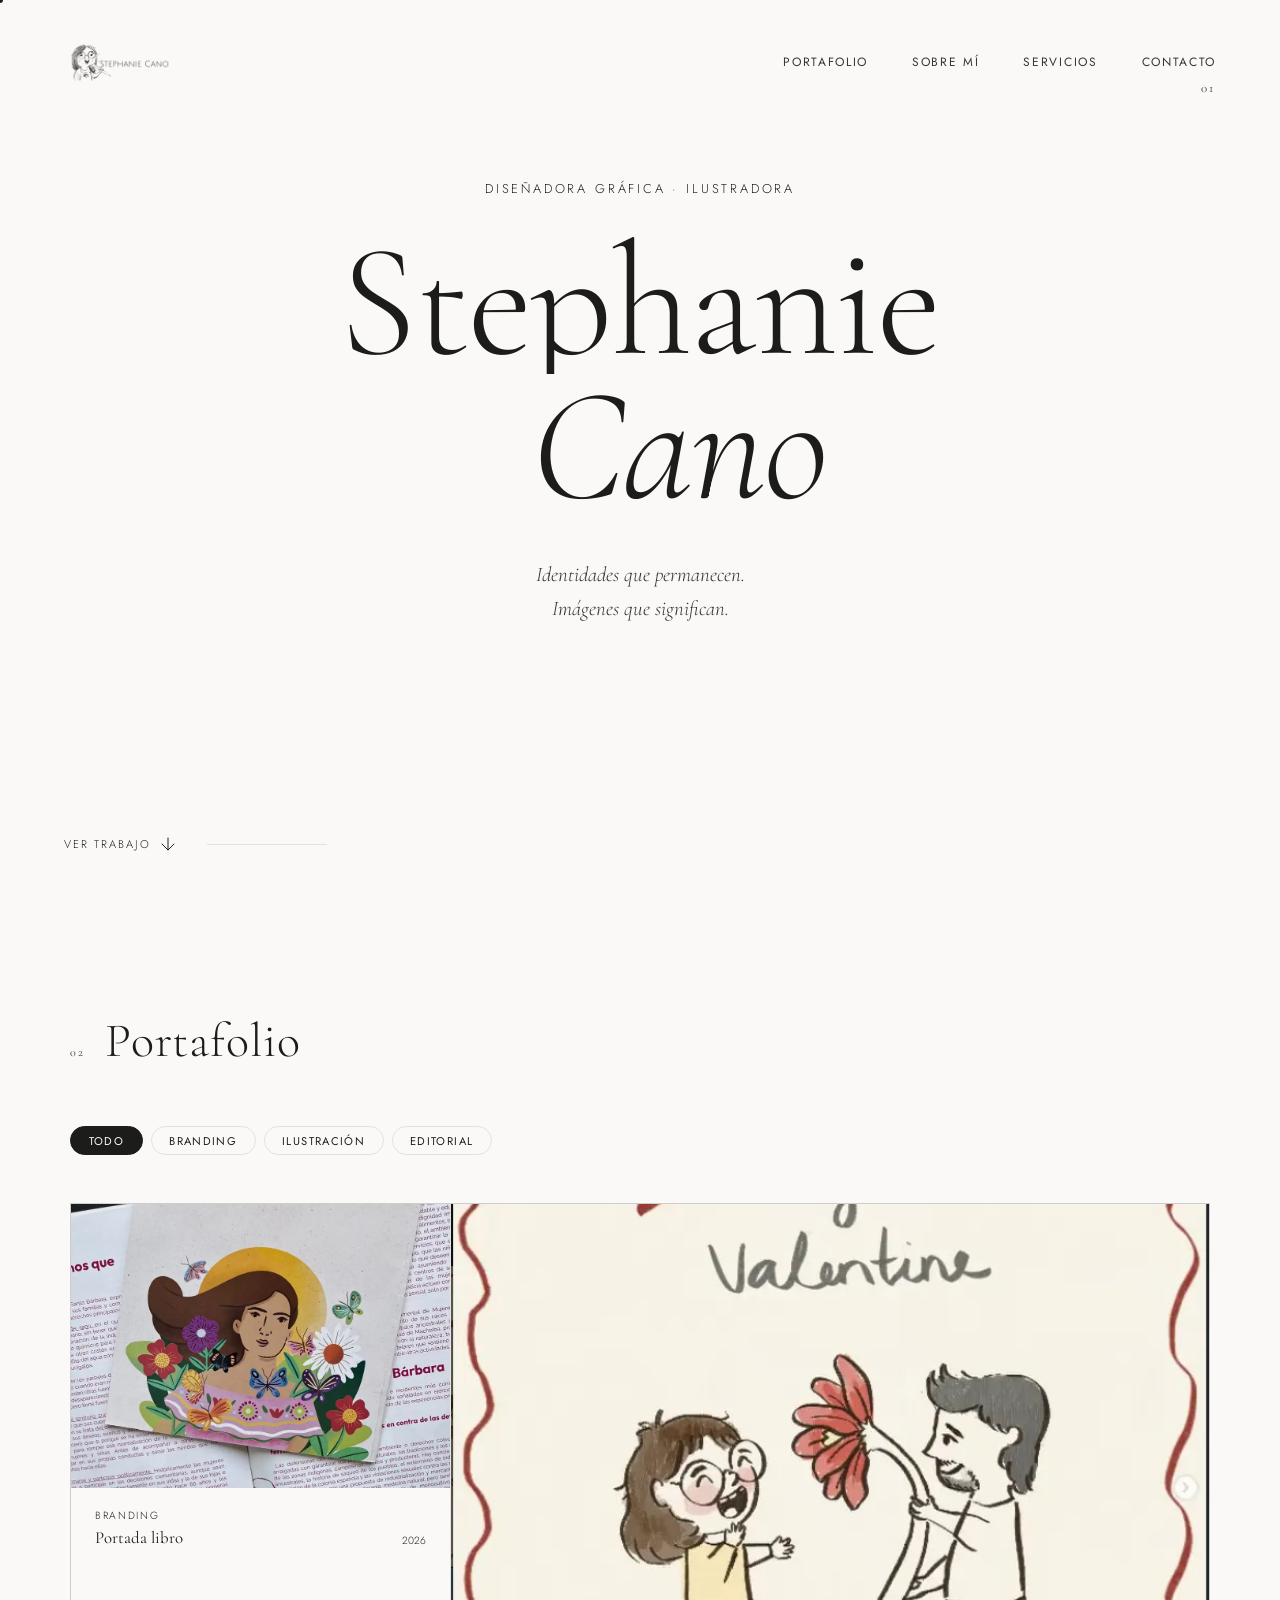
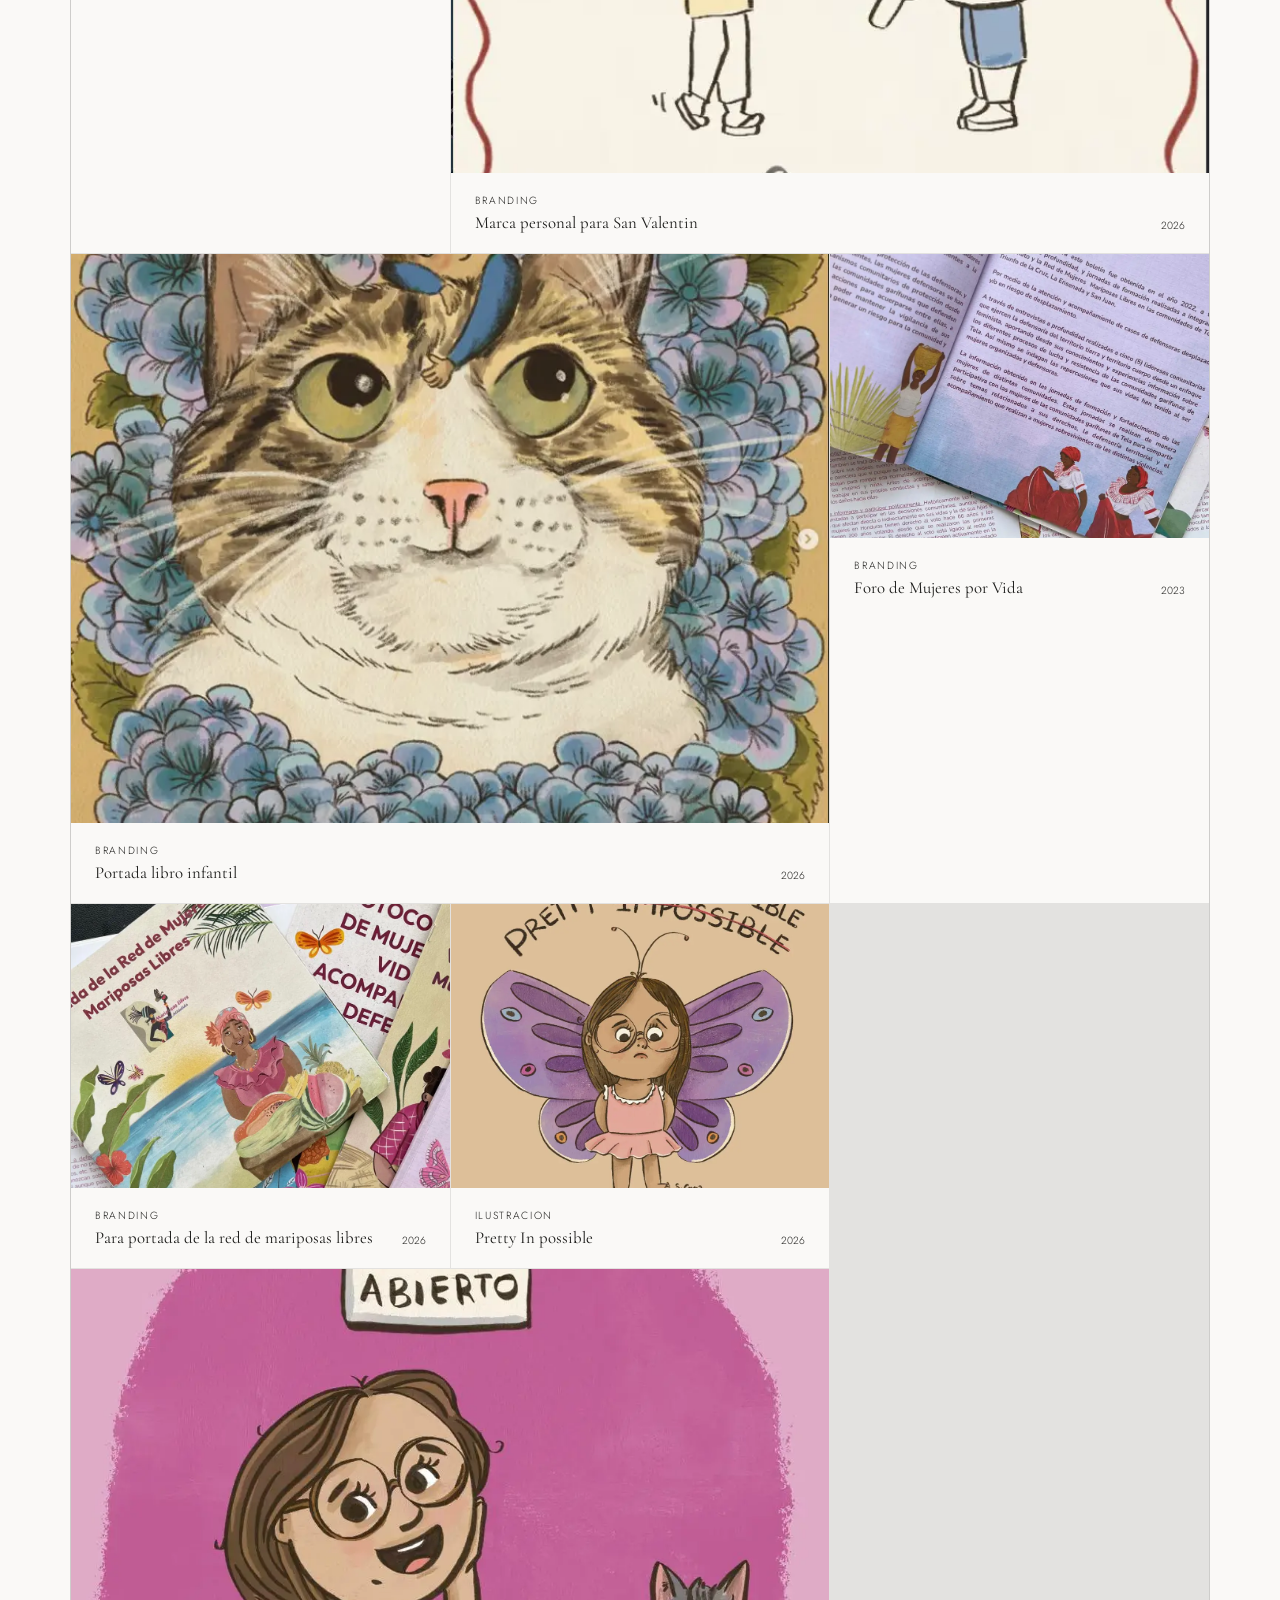
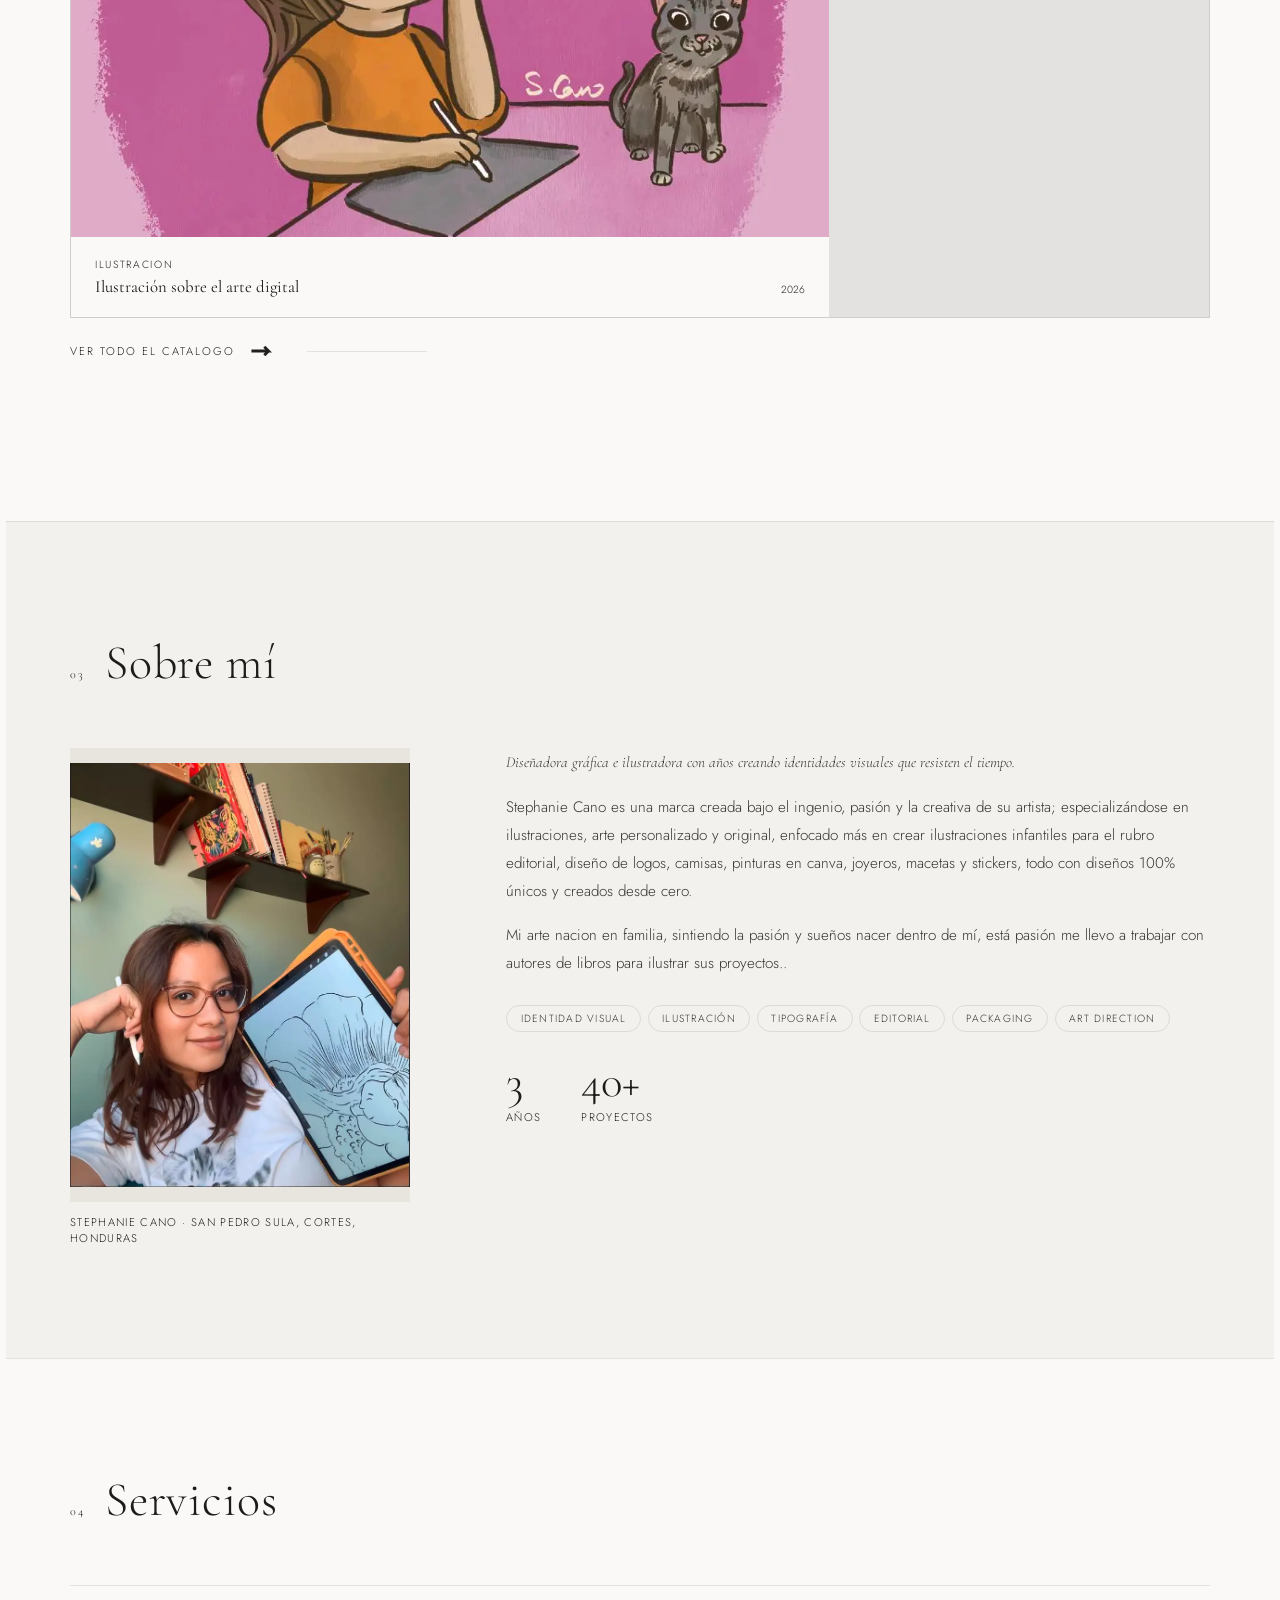
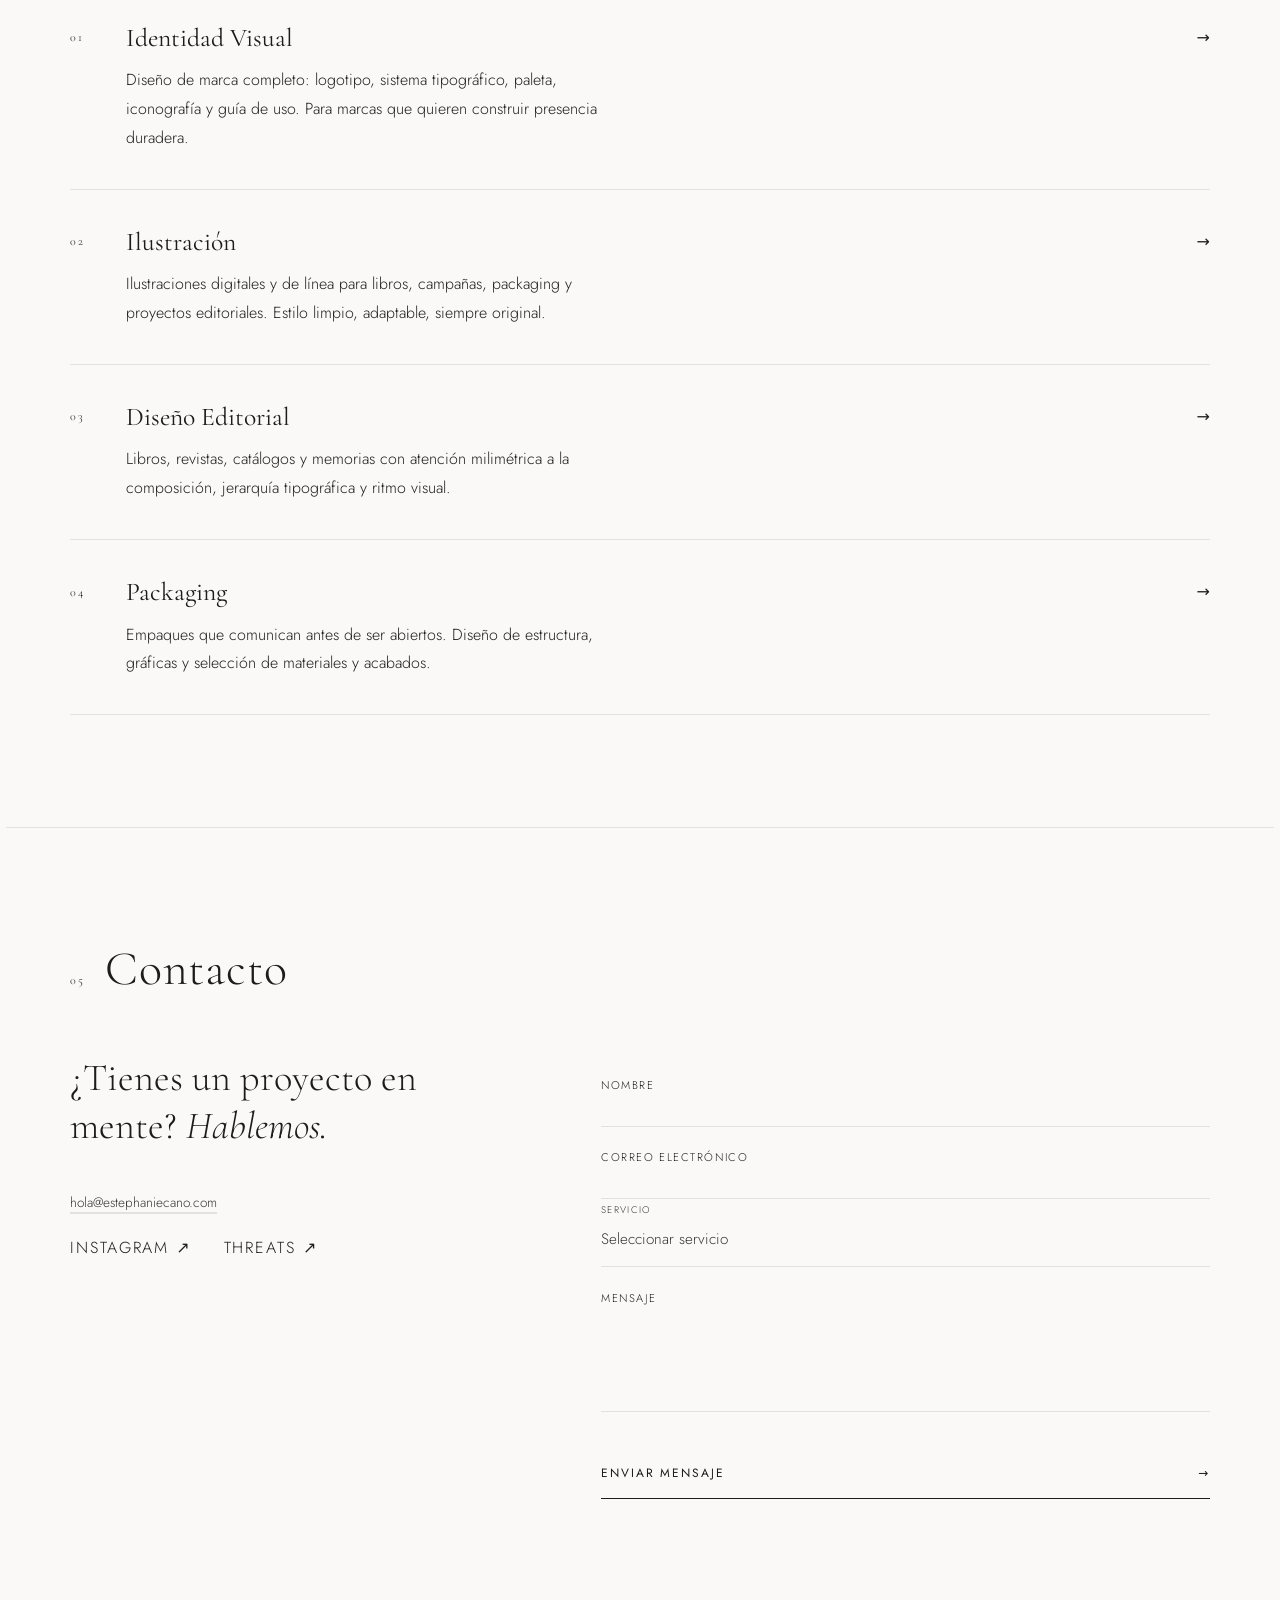
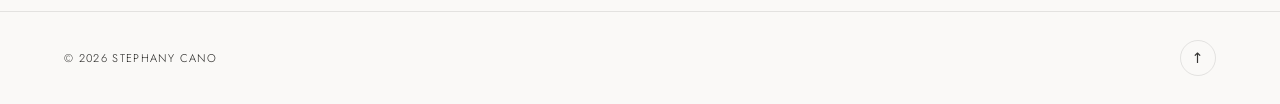
<file: index.html>
<!DOCTYPE html>
<html lang="es">
<head>
  <meta charset="UTF-8" />
  <meta name="viewport" content="width=device-width, initial-scale=1.0"/>
  <title>Stephanie Cano — Diseño & Ilustración</title>
  <link rel="icon" type="image/png" href="wicon.png" />
  <link rel="stylesheet" href="front/css/estilos.css" />
  <link href="https://fonts.googleapis.com/css2?family=Cormorant+Garamond:ital,wght@0,300;0,400;1,300;1,400&family=Jost:wght@300;400;500&display=swap" rel="stylesheet"/>

</head>
<body>

  <div class="cursor" id="cursor"></div>

  <!-- todas las secciones -->
  <header class="nav" id="nav">
    <a href="#inicio" class="nav-logo"><img src="img/icon.png" alt="Logo" height="60px"/></a>
    <nav class="nav-links" aria-label="Navegación principal">
      <a href="#portafolio">Portafolio</a>
      <a href="#sobre-mi">Sobre mí</a>
      <a href="#servicios">Servicios</a>
      <a href="#contacto">Contacto</a>
    </nav>
    <button class="burger" id="burger" aria-label="Abrir menú">
      <span></span><span></span>
    </button>
  </header>

  <!-- MENÚ MÓVIL -->
  <div class="overlay-menu" id="overlayMenu" aria-hidden="true">
    <button class="overlay-close" id="overlayClose" aria-label="Cerrar">✕</button>
    <nav class="overlay-nav">
      <a href="#portafolio" class="overlay-link">Portafolio</a>
      <a href="#sobre-mi" class="overlay-link">Sobre mí</a>
      <a href="#servicios" class="overlay-link">Servicios</a>
      <a href="#contacto" class="overlay-link">Contacto</a>
    </nav>
  </div>

  <!-- HERO -->
  <section class="hero" id="inicio">
    <div class="hero-num">01</div>
    <div class="hero-body">
      <p class="hero-eyebrow">Diseñadora gráfica · Ilustradora</p>
      <h1 class="hero-name">
        <span class="line-wrap"><span class="line">Stephanie</span></span>
        <span class="line-wrap italic"><span class="line">Cano</span></span>
      </h1>
      <p class="hero-sub">Identidades que permanecen.<br/>Imágenes que significan.</p>
    </div>
    <div class="hero-foot">
      <a href="#portafolio" class="scroll-cta">
        <span>Ver trabajo</span>
        <svg width="14" height="14" viewBox="0 0 14 14" fill="none" aria-hidden="true">
          <path d="M7 1v12M1 7l6 6 6-6" stroke="currentColor" stroke-width="1" stroke-linecap="round"/>
        </svg>
      </a>
      <div class="hero-line"></div>
    </div>
  </section>

  <!-- PORTAFOLIO -->
  <section class="section" id="portafolio">
    <div class="section-meta">
      <span class="sec-num">02</span>
      <h2 class="sec-title">Portafolio</h2>
    </div>
    <div class="filter-row">
      <button class="f-btn active" data-f="all">Todo</button>
      <button class="f-btn" data-f="branding">Branding</button>
      <button class="f-btn" data-f="ilustracion">Ilustración</button>
      <button class="f-btn" data-f="editorial">Editorial</button>
    </div>
    <div class="work-grid" id="workGrid">

      <article class="work-item" data-cat="branding">
        <div class="work-img">
          <img src="img/1.webp" alt="Identidad Atelier Nube" />
          <div class="work-overlay">Proyecto</div>
        </div>
        <div class="work-info">
          <span class="work-cat">Branding</span>
          <h3>Portada libro</h3>
          <span class="work-yr">2026</span>
        </div>
      </article>

            <article class="work-item wide" data-cat="branding">
        <div class="work-img">
          <img src="img/16.webp" alt="Ilustracion una niña y un gato" />
          <!-- <div class="work-overlay">Proyecto</div> -->
        </div>
        <div class="work-info">
          <span class="work-cat">Branding</span>
          <h3>Marca personal para San Valentin</h3>
          <span class="work-yr">2026</span>
        </div>
      </article>

      <article class="work-item wide" data-cat="ilustracion">
        <div class="work-img">
          <img src="img/gato.webp" alt="Identidad Atelier Nube" />
          <!-- <div class="work-overlay">Proyecto</div> -->
        </div>
        <div class="work-info">
          <span class="work-cat">Branding</span>
          <h3>Portada libro infantil</h3>
          <span class="work-yr">2026</span>
        </div>
      </article>

      <article class="work-item" data-cat="editorial">
        <div class="work-img">
          <img src="img/3.webp" alt="Identidad Atelier Nube" />
          <!-- <div class="work-overlay">Proyecto</div> -->
        </div>
        <div class="work-info">
          <span class="work-cat">Branding</span>
          <h3>Foro de Mujeres por Vida</h3>
          <span class="work-yr">2023</span>
        </div>
      </article>

      <article class="work-item" data-cat="branding">
        <div class="work-img">
          <img src="img/4.webp" alt="Identidad Atelier Nube" />
          <!-- <div class="work-overlay">Ver proyecto</div> -->
        </div>
        <div class="work-info">
          <span class="work-cat">Branding</span>
          <h3>Para portada de la red de mariposas libres</h3>
          <span class="work-yr">2026</span>
        </div>
      </article>

      <article class="work-item" data-cat="ilustracion">
        <div class="work-img">
          <img src="img/9.webp" alt="Identidad Atelier Nube" />
          <!-- <div class="work-overlay">Ver proyecto</div> -->
        </div>
        <div class="work-info">
          <span class="work-cat">Ilustracion</span>
          <h3>Pretty In possible</h3>
          <span class="work-yr">2026</span>
        </div>
      </article>

      <article class="work-item wide" data-cat="ilustracion">
        <div class="work-img">
          <img src="img/7.webp" alt="Ilustracion una niña y un gato" />
          <!-- <div class="work-overlay">Ver proyecto</div> -->
        </div>
        <div class="work-info">
          <span class="work-cat">Ilustracion</span>
          <h3>Ilustración sobre el arte digital</h3>
          <span class="work-yr">2026</span>
        </div>
      </article>


    </div>
    <br>
        <div class="hero-foot">
      <a href="front/pag/catalogo.html" class="scroll-cta">
        <span>VER TODO EL CATALOGO</span>
        <svg width="30" height="20" viewBox="0 0 14 14" fill="none" aria-hidden="true">
          <path d="M1 7 L13 7 L10 4 M13 7 L10 10" stroke="currentColor" stroke-width="2" fill="none"/>
        </svg>
      </a>
      <div class="hero-line"></div>
    </div>
  </section>

  <!-- seccion de informacion sobre mi -->
  <section class="section sobre" id="sobre-mi">
    <div class="section-meta">
      <span class="sec-num">03</span>
      <h2 class="sec-title">Sobre mí</h2>
    </div>
    <div class="sobre-grid">
      <div class="sobre-foto reveal">
        <div class="foto-box"><span></span>
          <img src="img/person.webp"/></div>
        
        <p class="foto-caption">Stephanie Cano · San Pedro Sula, Cortes, Honduras</p>
      </div>
      <div class="sobre-txt reveal">
        <p class="sobre-lead">Diseñadora gráfica e ilustradora con años creando identidades visuales que resisten el tiempo.</p>
        <p>Stephanie Cano es una marca creada bajo el 
            ingenio, pasión y la creativa de su artista; especializándose en ilustraciones, arte 
            personalizado y original, enfocado más en crear ilustraciones infantiles para el 
            rubro editorial, diseño de logos, camisas, pinturas en canva, joyeros, macetas y 
            stickers, todo con diseños 100% únicos y creados desde cero. </p>
        <p>Mi arte nacion en familia, sintiendo la pasión y sueños nacer dentro de mí, está pasión me llevo a trabajar con autores de libros para ilustrar sus proyectos..</p>
        <div class="tag-list">
          <span>Identidad visual</span><span>Ilustración</span><span>Tipografía</span>
          <span>Editorial</span><span>Packaging</span><span>Art direction</span>
        </div>
        <div class="stat-row">
          <div class="stat"><strong>3</strong><span>años</span></div>
          <div class="stat"><strong>40+</strong><span>proyectos</span></div>
          <!-- <div class="stat"><strong>4</strong><span>premios</span></div> -->
        </div>
      </div>
    </div>
  </section>

  <!-- seccion de los servicios -->
  <section class="section" id="servicios">
    <div class="section-meta">
      <span class="sec-num">04</span>
      <h2 class="sec-title">Servicios</h2>
    </div>
    <div class="serv-list">
      <div class="serv-item reveal">
        <div class="serv-head">
          <span class="serv-n">01</span>
          <h3>Identidad Visual</h3>
          <span class="serv-arr">→</span>
        </div>
        <p>Diseño de marca completo: logotipo, sistema tipográfico, paleta, iconografía y guía de uso. Para marcas que quieren construir presencia duradera.</p>
      </div>
      <div class="serv-item reveal">
        <div class="serv-head">
          <span class="serv-n">02</span>
          <h3>Ilustración</h3>
          <span class="serv-arr">→</span>
        </div>
        <p>Ilustraciones digitales y de línea para libros, campañas, packaging y proyectos editoriales. Estilo limpio, adaptable, siempre original.</p>
      </div>
      <div class="serv-item reveal">
        <div class="serv-head">
          <span class="serv-n">03</span>
          <h3>Diseño Editorial</h3>
          <span class="serv-arr">→</span>
        </div>
        <p>Libros, revistas, catálogos y memorias con atención milimétrica a la composición, jerarquía tipográfica y ritmo visual.</p>
      </div>
      <div class="serv-item reveal">
        <div class="serv-head">
          <span class="serv-n">04</span>
          <h3>Packaging</h3>
          <span class="serv-arr">→</span>
        </div>
        <p>Empaques que comunican antes de ser abiertos. Diseño de estructura, gráficas y selección de materiales y acabados.</p>
      </div>
    </div>
  </section>

  <!-- CONTACTO -->
  <section class="section" id="contacto">
    <div class="section-meta">
      <span class="sec-num">05</span>
      <h2 class="sec-title">Contacto</h2>
    </div>
    <div class="contact-grid">
      <div class="contact-left reveal">
        <p class="contact-lead">¿Tienes un proyecto en mente? <em>Hablemos.</em></p>
        <div class="contact-info">
          <a href="mailto:hola@elenamora.com" class="c-mail">hola@estephaniecano.com</a>
          <div class="c-socials">
            <a href="https://www.instagram.com/stephaniecanolara/" class="c-soc" target="_blank" rel="noopener">Instagram ↗</a>
            <a href="https://www.threads.com/@stephaniecanolara?xmt=AQF0UjvrJjSkkou1XAzruTygrAPydsYtUmhh7D6UmIAfmrk" class="c-soc" target="_blank" rel="noopener">Threats ↗</a>
            <!-- <a href="#" class="c-soc" target="_blank" rel="noopener">LinkedIn ↗</a> -->
          </div>
        </div>
      </div>
<form class="contact-form reveal" id="cForm" novalidate method="POST" data-netlify="true" netlify-honeypot="bot-field" action="/success.html">
  

  <input type="hidden" name="form-name" value="contact" />
  <p class="hidden" style="display:none;">
    <input name="bot-field" />
  </p>

  <div class="field">
    <input type="text" id="fn" name="nombre" placeholder=" " required autocomplete="name"/>
    <label for="fn">Nombre</label>
  </div>
  <div class="field">
    <input type="email" id="fe" name="email" placeholder=" " required autocomplete="email"/>
    <label for="fe">Correo electrónico</label>
  </div>
  <div class="field field-sel">
    <select id="fs" name="servicio">
      <option value="">Seleccionar servicio</option>
      <option>Identidad Visual</option>
      <option>Ilustración</option>
      <option>Diseño Editorial</option>
      <option>Packaging</option>
      <option>Otro</option>
    </select>
    <label for="fs" class="sel-label">Servicio</label>
  </div>
  <div class="field">
    <textarea id="fm" name="mensaje" rows="4" placeholder=" " required></textarea>
    <label for="fm">Mensaje</label>
  </div>
  <button type="submit" class="send-btn">
    <span>Enviar mensaje</span>
    <span class="send-arr">→</span>
  </button>
  <p class="form-ok" id="formOk">Mensaje recibido — te escribo pronto.</p>
</form>
    </div>
  </section>

  <!-- FOOTER -->
  <footer class="footer">
    <span>© 2026 Stephany Cano</span>
    <a href="#inicio" class="up-btn" aria-label="Volver arriba">↑</a>
  </footer>

  <script src="front/js/script.js"></script>
</body>
</html>
</file>
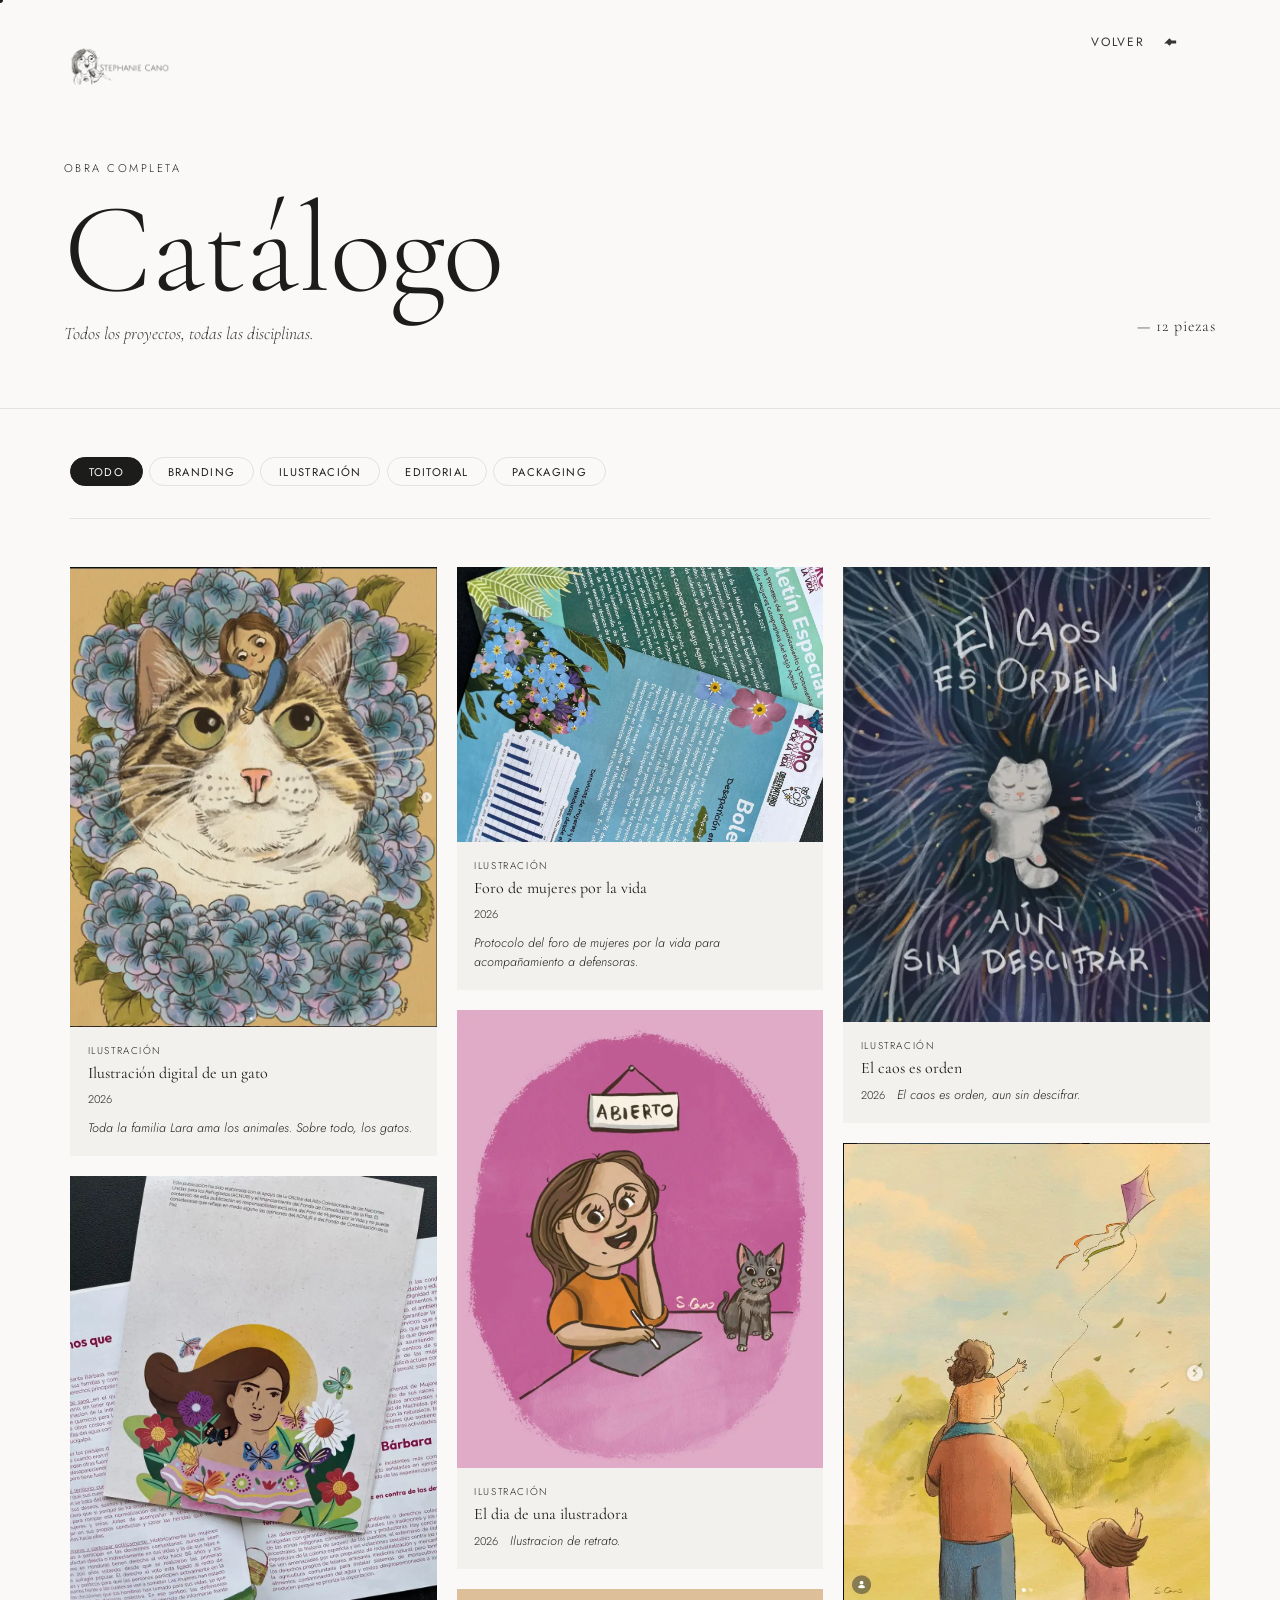
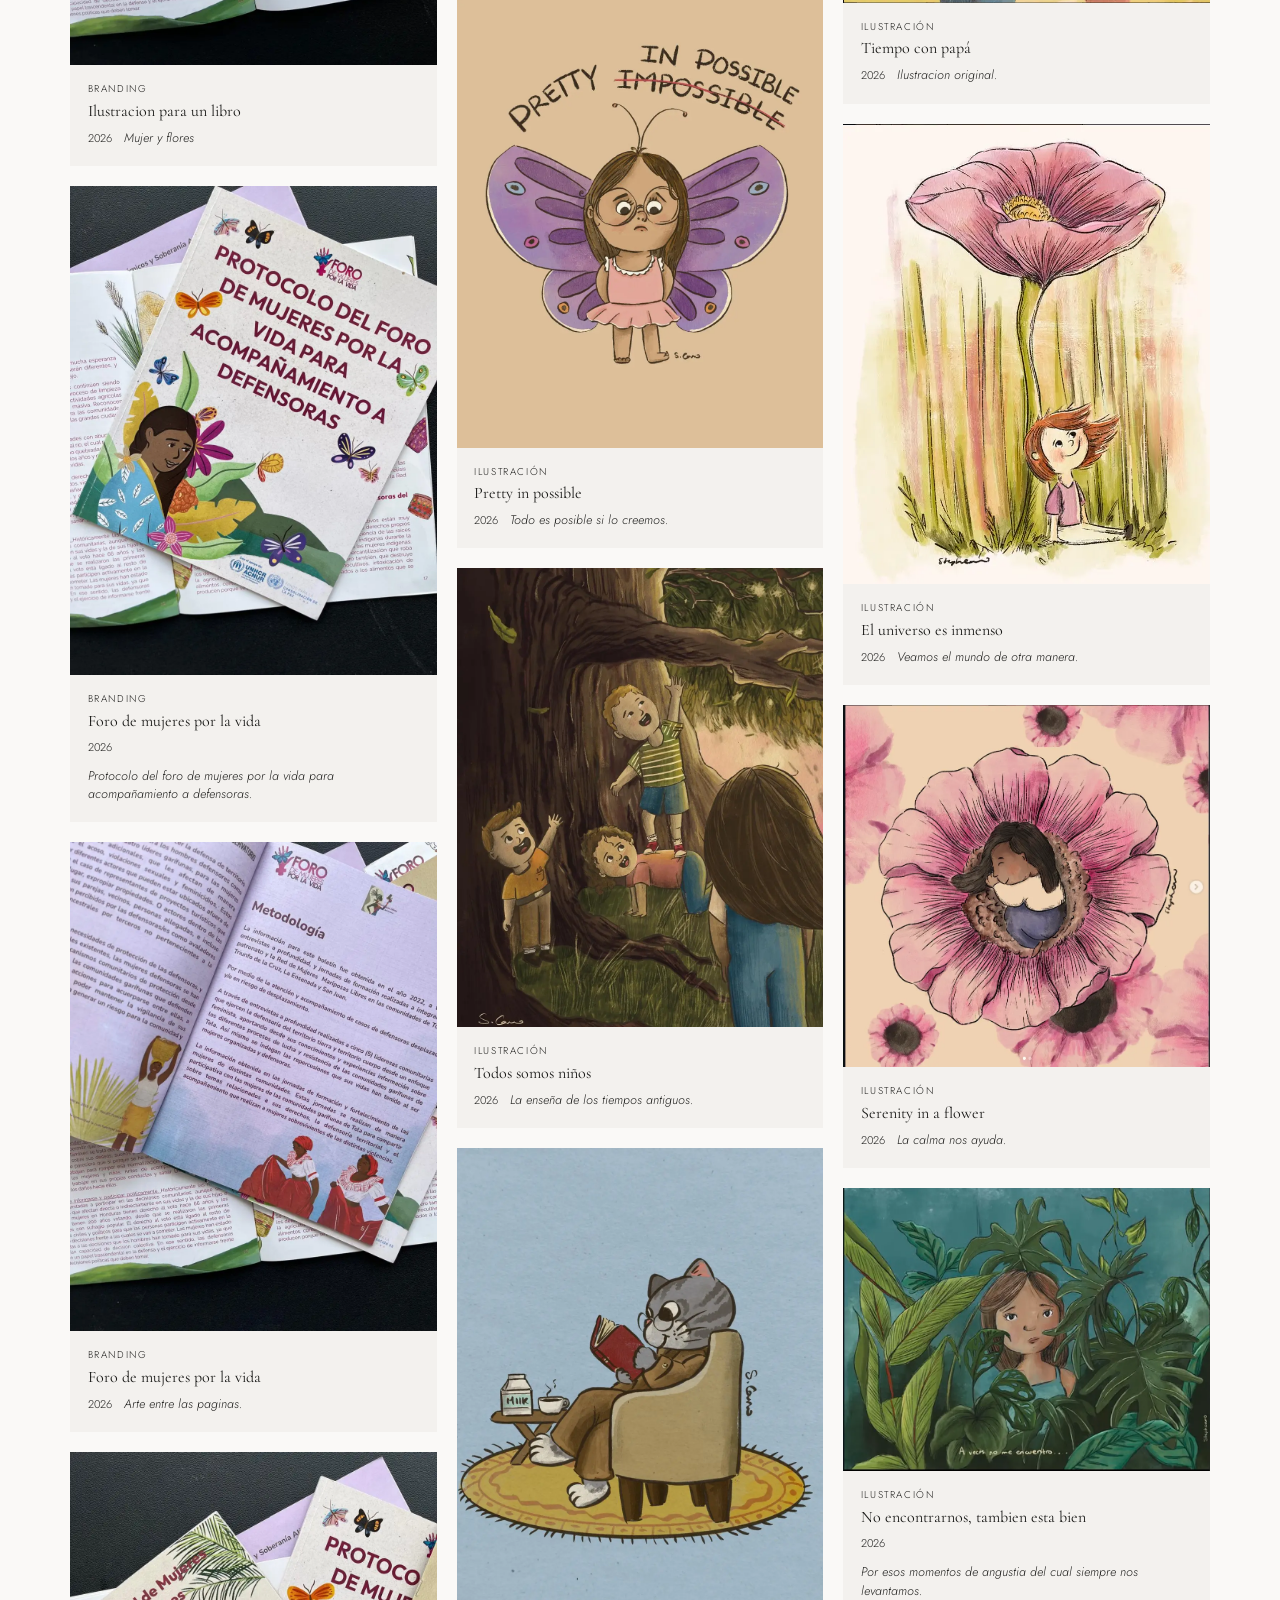
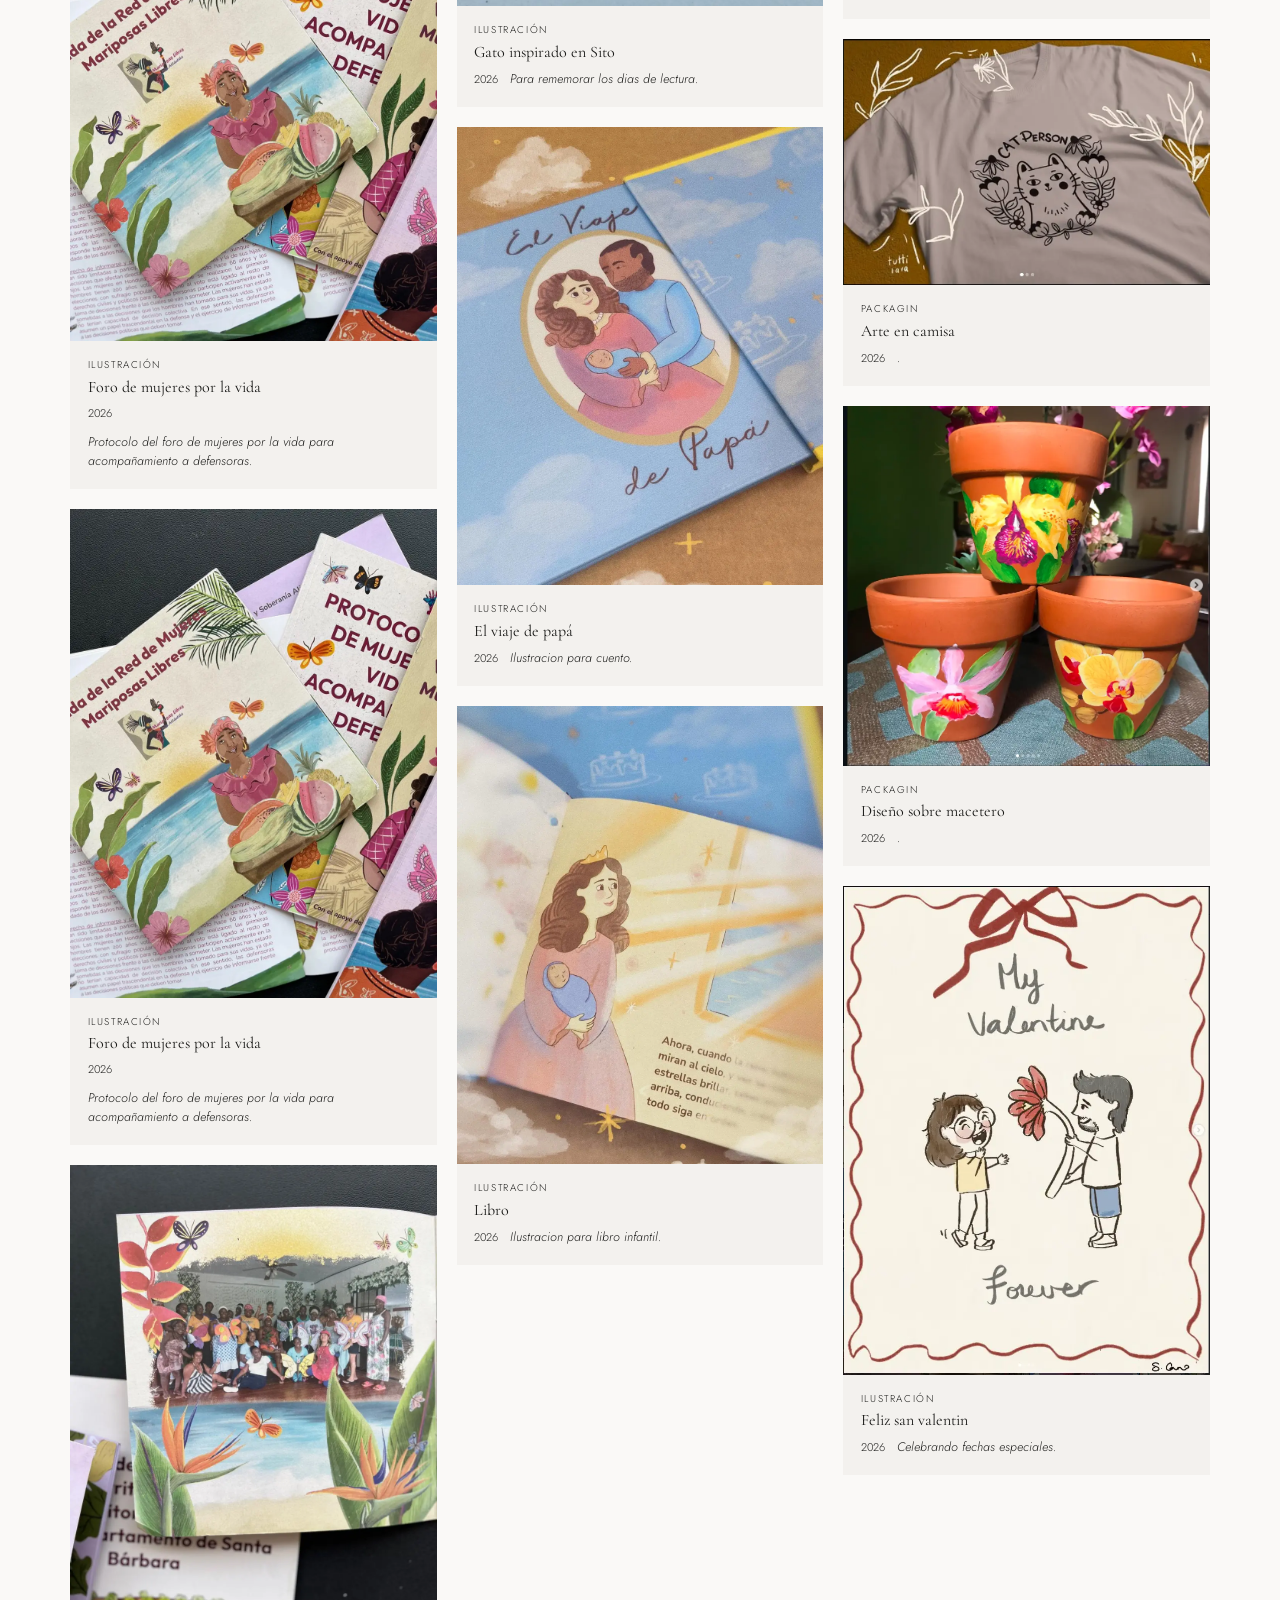
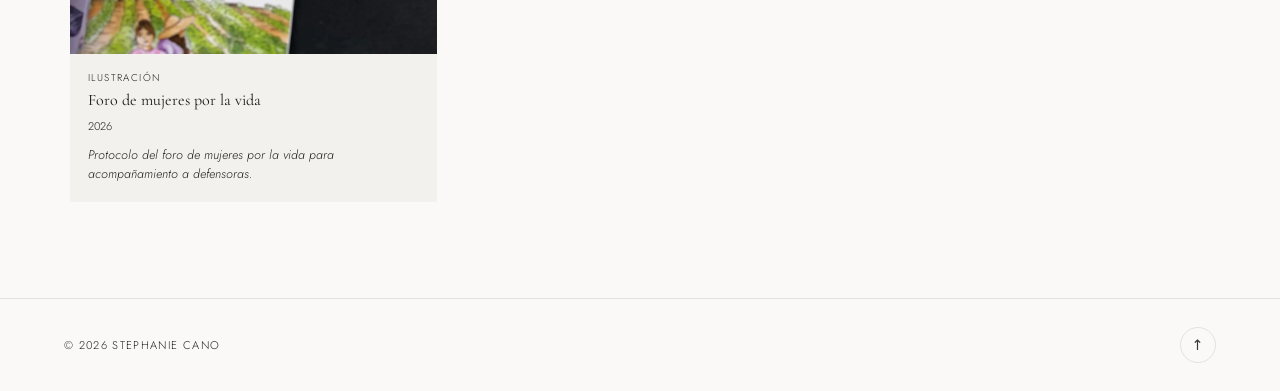
<file: front/pag/catalogo.html>
<!DOCTYPE html>
<html lang="es">
<head>
  <meta charset="UTF-8" />
  <meta name="viewport" content="width=device-width, initial-scale=1.0"/>
  <title>Stephanie Cano — Diseño & Ilustración</title>
  <link rel="icon" type="image/png" href="../../wicon.png" />
  <link rel="stylesheet" href="../css/estilos.css" />
  <link rel="stylesheet" href="../css/catalogo.css" />
  <link href="https://fonts.googleapis.com/css2?family=Cormorant+Garamond:ital,wght@0,300;0,400;1,300;1,400&family=Jost:wght@300;400;500&display=swap" rel="stylesheet"/>
</head>
<body>

  <!-- CURSOR -->
  <div class="cursor" id="cursor"></div>

  <header class="nav" id="nav">
    <a href="#inicio" class="nav-logo"><img src="../../img/icon.png" alt="Logo" height="60px"/></a>
    <nav class="nav-links" aria-label="Navegación principal">
  
              <div class="hero-foot">
      <a href="../../index.html" class="scroll-cta">
        <span>Volver</span>
        <svg width="30" height="20" viewBox="0 0 14 14" fill="none" aria-hidden="true">
          <path d="M12 7 L6 7 L8 5 M6 7 L8 9" stroke="currentColor" stroke-width="2" fill="none"/>
        </svg>
      </a>
      <div class="hero-line"></div>
    </div>
    </nav>
    <button class="burger" id="burger" aria-label="Abrir menú">
      <span></span><span></span>
    </button>
  </header>

  <!-- MENÚ MÓVIL -->
  <div class="overlay-menu" id="overlayMenu" aria-hidden="true">
    <button class="overlay-close" id="overlayClose" aria-label="Cerrar">✕</button>
    <nav class="overlay-nav">
      <a href="index.html#portafolio" class="overlay-link">Portafolio</a>
      <a href="index.html#sobre-mi" class="overlay-link">Sobre mí</a>
      <a href="index.html#servicios" class="overlay-link">Servicios</a>
      <a href="index.html#contacto" class="overlay-link">Contacto</a>
    </nav>
  </div>

  <!-- HERO CATÁLOGO -->
  <section class="cat-hero">
    <div class="cat-hero-inner">
      <p class="cat-eyebrow">Obra completa</p>
      <h1 class="cat-title">Catálogo</h1>
      <p class="cat-desc">Todos los proyectos, todas las disciplinas.</p>
    </div>
    <div class="cat-count" id="catCount">— 12 piezas</div>
  </section>

  <!-- FILTROS + GRID -->
  <main class="cat-main">

    <div class="cat-filters" id="catFilters">
      <button class="f-btn active" data-f="all">Todo</button>
      <button class="f-btn" data-f="branding">Branding</button>
      <button class="f-btn" data-f="ilustracion">Ilustración</button>
      <button class="f-btn" data-f="editorial">Editorial</button>
      <button class="f-btn" data-f="packaging">Packaging</button>
    </div>

    <div class="masonry" id="masonry">

      <div class="m-item" data-cat="ilustracion" data-title="Ilustración digital de un gato" data-year="2026" data-cat-label="ilustración" data-desc="Toda la familia Lara ama los animales. Sobre todo, los gatos. Haciendo estas ilustraciones pensaba en todo lo que ellas me comparten de sus gatunos y cuánto los aman.">
        <div class="m-img">
          <img src="../../img/gato.webp" alt="Ilustración digital de un gato" />
        </div>
        <div class="m-info">
          <span class="m-cat">Ilustración</span>
          <h3 class="m-title">Ilustración digital de un gato</h3>
          <div class="m-meta">
            <span>2026</span>
            <span class="m-desc-short">Toda la familia Lara ama los animales. Sobre todo, los gatos.</span>
          </div>
        </div>
      </div>

      <div class="m-item" data-cat="branding" data-title="Parte trasera de un libro" data-year="2026" data-cat-label="branding" data-desc="">
        <div class="m-img">
          <img src="../../img/1.webp" alt="Parte trasera de libro" />
        </div>
        <div class="m-info">
          <span class="m-cat">Branding</span>
          <h3 class="m-title">Ilustracion para un libro</h3>
          <div class="m-meta">
            <span>2026</span>
            <span class="m-desc-short">Mujer y flores</span>
          </div>
        </div>
      </div>

            <div class="m-item" data-cat="branding" data-title="" data-year="2026" data-cat-label="Branding" data-desc="">
        <div class="m-img">
          <img src="../../img/2.webp" alt="Ilustración digital de un gato" />
        </div>
        <div class="m-info">
          <span class="m-cat">Branding</span>
          <h3 class="m-title">Foro de mujeres por la vida</h3>
          <div class="m-meta">
            <span>2026</span>
            <span class="m-desc-short">Protocolo del foro de mujeres por la vida para acompañamiento a defensoras.</span>
          </div>
        </div>
      </div>

      <div class="m-item" data-cat="branding" data-title="" data-year="2026" data-cat-label="Branding" data-desc="">
        <div class="m-img">
          <img src="../../img/3.webp" alt="Ilustración digital de un gato" />
        </div>
        <div class="m-info">
          <span class="m-cat">Branding</span>
          <h3 class="m-title">Foro de mujeres por la vida</h3>
          <div class="m-meta">
            <span>2026</span>
            <span class="m-desc-short">Arte entre las paginas.</span>
          </div>
        </div>
      </div>

<div class="m-item" data-cat="branding" data-title="" data-year="2026" data-cat-label="Branding" data-desc="">
        <div class="m-img">
          <img src="../../img/4.webp" alt="Ilustración digital de un gato" />
        </div>
        <div class="m-info">
          <span class="m-cat">Ilustración</span>
          <h3 class="m-title">Foro de mujeres por la vida</h3>
          <div class="m-meta">
            <span>2026</span>
            <span class="m-desc-short">Protocolo del foro de mujeres por la vida para acompañamiento a defensoras.</span>
          </div>
        </div>
      </div>

      <div class="m-item" data-cat="branding" data-title="" data-year="2026" data-cat-label="Branding" data-desc="">
        <div class="m-img">
          <img src="../../img/4.webp" alt="Ilustración digital de un gato" />
        </div>
        <div class="m-info">
          <span class="m-cat">Ilustración</span>
          <h3 class="m-title">Foro de mujeres por la vida</h3>
          <div class="m-meta">
            <span>2026</span>
            <span class="m-desc-short">Protocolo del foro de mujeres por la vida para acompañamiento a defensoras.</span>
          </div>
        </div>
      </div>

<div class="m-item" data-cat="branding" data-title="" data-year="2026" data-cat-label="Branding" data-desc="">
        <div class="m-img">
          <img src="../../img/5.webp" alt="Ilustración digital de un gato" />
        </div>
        <div class="m-info">
          <span class="m-cat">Ilustración</span>
          <h3 class="m-title">Foro de mujeres por la vida</h3>
          <div class="m-meta">
            <span>2026</span>
            <span class="m-desc-short">Protocolo del foro de mujeres por la vida para acompañamiento a defensoras.</span>
          </div>
        </div>
      </div>

<div class="m-item" data-cat="branding" data-title="" data-year="2026" data-cat-label="Branding" data-desc="">
        <div class="m-img">
          <img src="../../img/6.webp" alt="Ilustración digital de un gato" />
        </div>
        <div class="m-info">
          <span class="m-cat">Ilustración</span>
          <h3 class="m-title">Foro de mujeres por la vida</h3>
          <div class="m-meta">
            <span>2026</span>
            <span class="m-desc-short">Protocolo del foro de mujeres por la vida para acompañamiento a defensoras.</span>
          </div>
        </div>
      </div>
      <div class="m-item" data-cat="ilustracion" data-title="" data-year="2026" data-cat-label="ilustracion" data-desc="">
        <div class="m-img">
          <img src="../../img/7.webp" alt="Ilustración digital de retrato" />
        </div>
        <div class="m-info">
          <span class="m-cat">Ilustración</span>
          <h3 class="m-title">El dia de una ilustradora</h3>
          <div class="m-meta">
            <span>2026</span>
            <span class="m-desc-short">Ilustracion de retrato.</span>
          </div>
        </div>
      </div>

      <div class="m-item" data-cat="ilustracion" data-title="" data-year="2026" data-cat-label="ilustracion" data-desc="">
        <div class="m-img">
          <img src="../../img/9.webp" alt="Ilustración digital" />
        </div>
        <div class="m-info">
          <span class="m-cat">Ilustración</span>
          <h3 class="m-title">Pretty in possible</h3>
          <div class="m-meta">
            <span>2026</span>
            <span class="m-desc-short">Todo es posible si lo creemos.</span>
          </div>
        </div>
      </div>

<div class="m-item" data-cat="branding" data-title="" data-year="2026" data-cat-label="Branding" data-desc="">
        <div class="m-img">
          <img src="../../img/10.webp" alt="Ilustración digital de un gato" />
        </div>
        <div class="m-info">
          <span class="m-cat">Ilustración</span>
          <h3 class="m-title">Todos somos niños</h3>
          <div class="m-meta">
            <span>2026</span>
            <span class="m-desc-short">La enseña de los tiempos antiguos.</span>
          </div>
        </div>
      </div>

<div class="m-item" data-cat="branding" data-title="" data-year="2026" data-cat-label="Branding" data-desc="">
        <div class="m-img">
          <img src="../../img/11.webp" alt="Ilustración digital de un gato" />
        </div>
        <div class="m-info">
          <span class="m-cat">Ilustración</span>
          <h3 class="m-title">Gato inspirado en Sito</h3>
          <div class="m-meta">
            <span>2026</span>
            <span class="m-desc-short">Para rememorar los dias de lectura.</span>
          </div>
        </div>
      </div>

<div class="m-item" data-cat="branding" data-title="" data-year="2026" data-cat-label="Branding" data-desc="">
        <div class="m-img">
          <img src="../../img/13.webp" alt="Ilustración digital de un gato" />
        </div>
        <div class="m-info">
          <span class="m-cat">Ilustración</span>
          <h3 class="m-title">El viaje de papá</h3>
          <div class="m-meta">
            <span>2026</span>
            <span class="m-desc-short">Ilustracion para cuento.</span>
          </div>
        </div>
      </div>

<div class="m-item" data-cat="branding" data-title="" data-year="2026" data-cat-label="Branding" data-desc="">
        <div class="m-img">
          <img src="../../img/14.webp" alt="Ilustración digital de un gato" />
        </div>
        <div class="m-info">
          <span class="m-cat">Ilustración</span>
          <h3 class="m-title">Libro</h3>
          <div class="m-meta">
            <span>2026</span>
            <span class="m-desc-short">Ilustracion para libro infantil.</span>
          </div>
        </div>
      </div>

<div class="m-item" data-cat="branding" data-title="" data-year="2026" data-cat-label="Branding" data-desc="">
        <div class="m-img">
          <img src="../../img/15.webp" alt="Ilustración digital de un gato" />
        </div>
        <div class="m-info">
          <span class="m-cat">Ilustración</span>
          <h3 class="m-title">El caos es orden</h3>
          <div class="m-meta">
            <span>2026</span>
            <span class="m-desc-short">El caos es orden, aun sin descifrar.</span>
          </div>
        </div>
      </div>

<div class="m-item" data-cat="branding" data-title="" data-year="2026" data-cat-label="Branding" data-desc="">
        <div class="m-img">
          <img src="../../img/20.webp" alt="Ilustración digital de un gato" />
        </div>
        <div class="m-info">
          <span class="m-cat">Ilustración</span>
          <h3 class="m-title">Tiempo con papá</h3>
          <div class="m-meta">
            <span>2026</span>
            <span class="m-desc-short">Ilustracion original.</span>
          </div>
        </div>
      </div>

<div class="m-item" data-cat="branding" data-title="" data-year="2026" data-cat-label="Branding" data-desc="">
        <div class="m-img">
          <img src="../../img/21.webp" alt="Ilustración digital de un gato" />
        </div>
        <div class="m-info">
          <span class="m-cat">Ilustración</span>
          <h3 class="m-title">El universo es inmenso</h3>
          <div class="m-meta">
            <span>2026</span>
            <span class="m-desc-short">Veamos el mundo de otra manera.</span>
          </div>
        </div>
      </div>

<div class="m-item" data-cat="branding" data-title="" data-year="2026" data-cat-label="Branding" data-desc="">
        <div class="m-img">
          <img src="../../img/22.webp" alt="Ilustración digital de un gato" />
        </div>
        <div class="m-info">
          <span class="m-cat">Ilustración</span>
          <h3 class="m-title">Serenity in a flower</h3>
          <div class="m-meta">
            <span>2026</span>
            <span class="m-desc-short">La calma nos ayuda.</span>
          </div>
        </div>
      </div>

      <div class="m-item" data-cat="branding" data-title="" data-year="2026" data-cat-label="Branding" data-desc="">
        <div class="m-img">
          <img src="../../img/23.webp" alt="Ilustración digital de un gato" />
        </div>
        <div class="m-info">
          <span class="m-cat">Ilustración</span>
          <h3 class="m-title">No encontrarnos, tambien esta bien</h3>
          <div class="m-meta">
            <span>2026</span>
            <span class="m-desc-short">Por esos momentos de angustia del cual siempre nos levantamos.</span>
          </div>
        </div>
      </div>

<div class="m-item" data-cat="packagin" data-title="" data-year="2026" data-cat-label="Packaging" data-desc="">
        <div class="m-img">
          <img src="../../img/24.webp" alt="Ilustración digital de un gato" />
        </div>
        <div class="m-info">
          <span class="m-cat">Packagin</span>
          <h3 class="m-title">Arte en camisa</h3>
          <div class="m-meta">
            <span>2026</span>
            <span class="m-desc-short">.</span>
          </div>
        </div>
      </div>

      <div class="m-item" data-cat="packagin" data-title="" data-year="2026" data-cat-label="Packagin" data-desc="">
        <div class="m-img">
          <img src="../../img/25.webp" alt="Ilustración digital de un gato" />
        </div>
        <div class="m-info">
          <span class="m-cat">Packagin</span>
          <h3 class="m-title">Diseño sobre macetero</h3>
          <div class="m-meta">
            <span>2026</span>
            <span class="m-desc-short">.</span>
          </div>
        </div>
      </div>

<div class="m-item" data-cat="ilustracion" data-title="" data-year="2026" data-cat-label="ilustracion" data-desc="">
        <div class="m-img">
          <img src="../../img/16.webp" alt="Ilustración digital de un gato" />
        </div>
        <div class="m-info">
          <span class="m-cat">Ilustración</span>
          <h3 class="m-title">Feliz san valentin</h3>
          <div class="m-meta">
            <span>2026</span>
            <span class="m-desc-short">Celebrando fechas especiales.</span>
          </div>
        </div>
      </div>

    </div>

    <p class="no-results" id="noResults" aria-live="polite">Sin resultados para este filtro.</p>

  </main>

  <div class="lightbox" id="lightbox" aria-modal="true" role="dialog" aria-label="Vista ampliada" hidden>
    <button class="lb-close" id="lbClose" aria-label="Cerrar">✕</button>
    <button class="lb-prev" id="lbPrev" aria-label="Anterior">←</button>
    <button class="lb-next" id="lbNext" aria-label="Siguiente">→</button>
    <div class="lb-inner">
      <div class="lb-img-wrap" id="lbImgWrap">

      </div>
      <div class="lb-details">
        <span class="lb-cat" id="lbCat"></span>
        <h2 class="lb-title" id="lbTitle"></h2>
        <p class="lb-desc" id="lbDesc"></p>
        <span class="lb-year" id="lbYear"></span>
      </div>
    </div>
  </div>
  <div class="lb-backdrop" id="lbBackdrop"></div>


  <footer class="footer">
    <span>© 2026 Stephanie Cano </span>
    <a href="#" class="up-btn" aria-label="Volver arriba">↑</a>
  </footer>

  <script src="../js/script.js"></script>
  <script src="../js/catalogo.js"></script>
</body>
</html>
</file>
<file: front/css/estilos.css>
/* ---- VARIABLES ---- */
:root {
  --white:   #faf9f7;
  --off:     #f3f1ee;
  --bone:    #e8e4de;
  --ink:     #1c1c1a;
  --ink-mid: #373634;
  --ink-low: #20201e;
  --rule:    rgba(28,28,26,.1);
  --accent:  #1c1c1a;

  --serif: 'Cormorant Garamond', Georgia, serif;
  --sans:  'Jost', system-ui, sans-serif;

  --max: 1140px;
  --pad: clamp(1.5rem, 5vw, 4rem);
  --ease: cubic-bezier(.4,0,.2,1);
}


*, *::before, *::after { box-sizing: border-box; margin: 0; padding: 0; }
html { scroll-behavior: smooth; }
body {
  font-family: var(--sans);
  font-weight: 300;
  background: var(--white);
  color: var(--ink);
  overflow-x: hidden;
  -webkit-font-smoothing: antialiased;
}
a { color: inherit; text-decoration: none; }
ul { list-style: none; }
button { font-family: inherit; cursor: pointer; background: none; border: none; }
img { display: block; max-width: 100%; }

/* ---- CURSOR ---- */
.cursor {
  width: 6px; height: 6px;
  background: var(--ink);
  border-radius: 50%;
  position: fixed; top: 0; left: 0;
  pointer-events: none;
  z-index: 9999;
  transform: translate(-50%,-50%);
  transition: transform .15s var(--ease), width .3s, height .3s, background .3s;
  mix-blend-mode: multiply;
}
.cursor.big {
  width: 40px; height: 40px;
  background: transparent;
  border: 1px solid var(--ink);
  opacity: .5;
}
@media (pointer: coarse) { .cursor { display: none; } html { cursor: auto; } }

/* ---- NAV ---- */
.nav {
  position: fixed; top: 0; left: 0; right: 0;
  z-index: 800;
  padding: 2rem var(--pad);
  display: flex; align-items: center; justify-content: space-between;
  transition: background .4s var(--ease), padding .4s var(--ease);
}
.nav.stuck {
  background: rgba(250,249,247,.95);
  backdrop-filter: blur(10px);
  padding: 1.1rem var(--pad);
  border-bottom: 1px solid var(--rule);
}
.nav-logo {
  font-family: var(--serif);
  font-size: 1.35rem;
  font-weight: 400;
  letter-spacing: .15em;
}
.nav-links {
  display: flex; gap: 2.75rem;
}
.nav-links a {
  font-size: .75rem;
  font-weight: 400;
  letter-spacing: .14em;
  text-transform: uppercase;
  color: var(--ink-mid);
  position: relative;
  transition: color .3s;
}
.nav-links a::after {
  content: '';
  position: absolute; bottom: -3px; left: 0;
  width: 0; height: 1px;
  background: var(--ink);
  transition: width .35s var(--ease);
}
.nav-links a:hover { color: var(--ink); }
.nav-links a:hover::after { width: 100%; }

.burger {
  display: none; flex-direction: column; gap: 7px; padding: 4px;
}
.burger span {
  display: block; width: 22px; height: 1px; background: var(--ink);
  transition: transform .35s var(--ease), opacity .35s;
}

/* ---- OVERLAY MENU ---- */
.overlay-menu {
  position: fixed; inset: 0;
  background: var(--ink);
  z-index: 900;
  display: flex; align-items: center; justify-content: center;
  opacity: 0; pointer-events: none;
  transition: opacity .45s var(--ease);
}
.overlay-menu.open { opacity: 1; pointer-events: all; }
.overlay-close {
  position: absolute; top: 2rem; right: var(--pad);
  color: rgba(250,249,247,.5); font-size: 1.25rem;
  transition: color .25s;
}
.overlay-close:hover { color: var(--white); }
.overlay-nav { display: flex; flex-direction: column; align-items: center; gap: 2rem; }
.overlay-link {
  font-family: var(--serif);
  font-size: clamp(2rem, 6vw, 4rem);
  font-weight: 300;
  font-style: italic;
  color: rgba(250,249,247,.8);
  letter-spacing: .03em;
  transition: color .3s;
}
.overlay-link:hover { color: var(--white); }

/* ---- HERO ---- */
.hero {
  align-items: center;
  text-align: center;
  min-height: 100svh;
  display:grid;
  grid-template-rows: 1fr auto;
  
  padding: 0 var(--pad);
  padding-top: 1rem;
  position: relative;
}
.hero-num {
  position: absolute; top: 5rem; right: var(--pad);
  font-family: var(--serif); font-size: .80rem;
  color: var(--ink-low); letter-spacing: .2em;
}
.hero-body {

   align-self:center;
    padding-bottom: 3rem; 
  }
.hero-eyebrow {
  font-size: .8rem;
  letter-spacing: .22em;
  text-transform: uppercase;
  color: var(--ink-low);
  margin-bottom: 2rem;
}
.hero-name {
  font-family: var(--serif);
  font-size: clamp(5rem, 14vw, 10rem);
  font-weight: 300;
  line-height: .9;
  letter-spacing: -.01em;
  display: block;
  overflow: hidden;
}
.line-wrap {
  display: block; overflow: hidden;
}
.line-wrap.italic { margin-left: clamp(2rem, 6vw, 8rem); }
.line-wrap.italic .line { font-style: italic; }
.line {
  display: block;
  transform: translateY(110%);
  animation: slideUp .9s var(--ease) forwards;
}
.line-wrap:nth-child(2) .line { animation-delay: .12s; }
.hero-sub {
  font-family: var(--serif); font-size: clamp(1rem, 2vw, 1.3rem);
  font-weight: 300; font-style: italic;
  color: var(--ink-mid); line-height: 1.6;
  margin-top: 2.5rem;
  animation: fadeIn .9s .4s both;
}
@keyframes slideUp {
  to { transform: translateY(0); }
}
@keyframes fadeIn {
  from { opacity: 0; transform: translateY(12px); }
  to   { opacity: 1; transform: translateY(0); }
}

.hero-foot {
  display: flex; align-items: center; gap: 2rem;
  padding-bottom: 3rem;
  animation: fadeIn .8s .6s both;
}
.scroll-cta {
  display: flex; align-items: center; gap: .6rem;
  font-size: .7rem; letter-spacing: .18em; text-transform: uppercase;
  color: var(--ink-low);
  transition: color .3s, gap .3s;
}
.scroll-cta:hover { color: var(--ink); gap: .9rem; }
.hero-line {
  flex: 1; height: 1px; background: var(--rule);
  max-width: 120px;
}

/* ---- SECTION BASE ---- */
.section {
  padding: 7rem var(--pad);
  max-width: calc(var(--max) + var(--pad) * 2);
  margin: 0 auto;
}
.section + .section { border-top: 1px solid var(--rule); }

.section-meta {
  display: flex; align-items: baseline; gap: 1.25rem;
  margin-bottom: 3.5rem;
}
.sec-num {
  font-family: var(--serif); font-size: .75rem;
  color: var(--ink-low); letter-spacing: .15em;
}
.sec-title {
  font-family: var(--serif);
  font-size: clamp(1.8rem, 4vw, 3rem);
  font-weight: 300; letter-spacing: .02em;
}

/* ---- FILTER ROW ---- */
.filter-row {
  display: flex; gap: .5rem; flex-wrap: wrap;
  margin-bottom: 3rem;
}
.f-btn {
  padding: .35rem 1.1rem;
  font-size: .7rem; letter-spacing: .12em; text-transform: uppercase;
  border: 1px solid var(--rule);
  border-radius: 100px;
  color: var(--ink-low);
  transition: all .3s var(--ease);
}
.f-btn:hover, .f-btn.active {
  background: var(--ink); color: var(--white);
  border-color: var(--ink);
}

/* ---- WORK GRID ---- */
.work-grid {
  display: grid;
  grid-template-columns: repeat(3, 1fr);
  gap: 1px;
  background: var(--rule);
  border: 1px solid var(--rule);
}
.work-item {
  background: var(--white);
  overflow: hidden;
  transition: background .3s;
}
.work-item.wide { grid-column: span 2; }
.work-item.hidden { display: none; }

.work-img {
  aspect-ratio: 4/3;
  background: linear-gradient(145deg, var(--c1), var(--c2));
  display: flex; align-items: center; justify-content: center;
  position: relative;
  overflow: hidden;
  transition: background .4s;
}
.work-sym {
  font-size: 3rem; color: rgba(28,28,26,.15);
  transition: transform .5s var(--ease), color .4s;
}
.work-overlay {
  position: absolute; inset: 0;
  display: flex; align-items: center; justify-content: center;
  font-size: .7rem; letter-spacing: .18em; text-transform: uppercase;
  background: rgba(28,28,26,.7); color: var(--white);
  opacity: 0;
  transition: opacity .35s var(--ease);
}
.work-item:hover .work-overlay { opacity: 1; }
.work-item:hover .work-sym { transform: scale(1.1) rotate(8deg); color: rgba(28,28,26,.08); }

.work-info {
  padding: 1.25rem 1.5rem;
  display: grid; grid-template-columns: 1fr auto;
  align-items: end; gap: .25rem;
}
.work-cat {
  font-size: .65rem; letter-spacing: .16em; text-transform: uppercase;
  color: var(--ink-low);
  grid-column: 1; grid-row: 1;
}
.work-info h3 {
  font-family: var(--serif); font-size: 1.05rem; font-weight: 400;
  grid-column: 1; grid-row: 2;
  transition: letter-spacing .3s;
}
.work-item:hover .work-info h3 { letter-spacing: .02em; }
.work-yr {
  font-size: .65rem; color: var(--ink-low);
  grid-column: 2; grid-row: 1 / 3; align-self: end;
}

/* ---- SOBRE MÍ ---- */
.sobre { background: var(--off); }
.sobre-grid {
  display: grid; grid-template-columns: 340px 1fr;
  gap: 6rem; align-items: start;
}
.foto-box {
  width: 100%; aspect-ratio: 3/4;
  background: var(--bone);
  display: flex; align-items: center; justify-content: center;
  font-family: var(--serif); font-size: 4rem; font-style: italic;
  color: var(--ink-low); letter-spacing: .08em;
}
.foto-caption {
  font-size: .7rem; letter-spacing: .12em; text-transform: uppercase;
  color: var(--ink-low); margin-top: .75rem;
}
.sobre-lead {
  font-family: var(--serif); font-size: clamp(1.4rem, 2.5vw, 1.65rem);
  font-weight: 300; font-style: italic;
  line-height: 1.4; color: var(--ink);
  margin-bottom: 1.75rem;
}
.sobre-txt p {
  font-size: .95rem; color: var(--ink-mid);
  line-height: 1.85; margin-bottom: 1rem;
}
.tag-list {
  display: flex; flex-wrap: wrap; gap: .4rem;
  margin: 1.75rem 0;
}
.tag-list span {
  font-size: .65rem; letter-spacing: .12em; text-transform: uppercase;
  padding: .3rem .85rem;
  border: 1px solid var(--rule); border-radius: 100px;
  color: var(--ink-mid);
}
.stat-row { display: flex; gap: 2.5rem; margin-top: .5rem; }
.stat strong {
  display: block;
  font-family: var(--serif); font-size: 2.8rem;
  font-weight: 300; line-height: 1;
}
.stat span {
  font-size: .7rem; letter-spacing: .12em; text-transform: uppercase;
  color: var(--ink-low); margin-top: .3rem; display: block;
}

/* ---- SERVICIOS ---- */
.serv-list { display: flex; flex-direction: column; }
.serv-item {
  padding: 2.25rem 0;
  border-bottom: 1px solid var(--rule);
  transition: padding-left .35s var(--ease);
}
.serv-item:first-child { border-top: 1px solid var(--rule); }
.serv-item:hover { padding-left: 1rem; }
.serv-head {
  display: flex; align-items: center; gap: 1.5rem;
  margin-bottom: .85rem;
}
.serv-n {
  font-family: var(--serif); font-size: .75rem;
  color: var(--ink-low); letter-spacing: .15em;
  min-width: 2rem;
}
.serv-head h3 {
  font-family: var(--serif); font-size: clamp(1.2rem, 2.5vw, 1.6rem);
  font-weight: 400; flex: 1;
}
.serv-arr {
  color: var(--ink-low);
  transition: transform .35s var(--ease), color .25s;
}
.serv-item:hover .serv-arr { transform: translateX(6px); color: var(--ink); }
.serv-item > p {
  font-size: 1rem; color: var(--ink-low);
  line-height: 1.8; max-width: 560px;
  padding-left: calc(2rem + 1.5rem);
}

/* ---- CONTACTO ---- */
.contact-grid {
  display: grid; grid-template-columns: 1fr 1.4fr;
  gap: 6rem; align-items: start;
}
.contact-lead {
  font-family: var(--serif); font-size: clamp(1.5rem, 3vw, 2.5rem);
  font-weight: 300; line-height: 1.25;
  margin-bottom: 2.5rem;
}
.contact-lead em { font-style: italic; }
.c-mail {
  font-size: .85rem; color: var(--ink-mid);
  display: inline-block; margin-bottom: 1.5rem;
  position: relative;
}
.c-mail::after {
  content: '';
  position: absolute; bottom: -2px; left: 0;
  width: 100%; height: 2px; background: var(--rule);
  transition: background .3s;
}
.c-mail:hover::after { background: var(--ink); }
.c-socials { display: flex; gap: 2rem; flex-wrap: wrap; }
.c-soc {
  font-size: 1rem; letter-spacing: .12em; text-transform: uppercase;
  color: var(--ink-low); transition: color .25s;
}
.c-soc:hover { color: var(--ink); }

/* ---- FORMULARIO ---- */
.contact-form { display: flex; flex-direction: column; gap: 0; }
.field {
  position: relative;
  border-bottom: 1px solid var(--rule);
  padding: 1.4rem 0 .6rem;
  transition: border-color .3s;
}
.field:focus-within { border-color: var(--ink); }
.field label {
  position: absolute; top: 1.4rem; left: 0;
  font-size: .7rem; letter-spacing: .14em; text-transform: uppercase;
  color: var(--ink-low);
  pointer-events: none;
  transition: top .25s var(--ease), font-size .25s, color .25s;
}
.field input,
.field textarea {
  width: 100%; background: none; border: none; outline: none;
  font-family: var(--sans); font-size: .95rem; font-weight: 300;
  color: var(--ink); padding-top: 1.1rem;
  resize: none;
}
.field input:not(:placeholder-shown) ~ label,
.field input:focus ~ label,
.field textarea:not(:placeholder-shown) ~ label,
.field textarea:focus ~ label {
  top: .2rem; font-size: .6rem; color: var(--ink-mid);
}
.field-sel { padding-top: 1.75rem; }
.field-sel select {
  width: 100%; background: none; border: none; outline: none;
  font-family: var(--sans); font-size: .95rem; font-weight: 300;
  color: var(--ink-mid); cursor: pointer; padding-bottom: .4rem;
  -webkit-appearance: none; appearance: none;
}
.field-sel .sel-label {
  position: absolute; top: .25rem; left: 0;
  font-size: .6rem; letter-spacing: .14em; text-transform: uppercase;
  color: var(--ink-mid);
}
.send-btn {
  display: flex; align-items: center; justify-content: space-between;
  margin-top: 2.25rem;
  padding: 1rem 0;
  font-size: .75rem; letter-spacing: .16em; text-transform: uppercase;
  color: var(--ink);
  border-bottom: 1px solid var(--ink);
  transition: padding-right .3s var(--ease);
}
.send-btn:hover { padding-right: .5rem; }
.send-arr { transition: transform .3s var(--ease); }
.send-btn:hover .send-arr { transform: translateX(8px); }
.form-ok {
  display: none; margin-top: 1rem;
  font-size: .8rem; letter-spacing: .08em;
  color: var(--ink-low); font-style: italic;
}
.form-ok.show { display: block; }

/* ---- FOOTER ---- */
.footer {
  border-top: 1px solid var(--rule);
  padding: 1.75rem var(--pad);
  display: flex; align-items: center; justify-content: space-between;
  font-size: .7rem; letter-spacing: .12em; text-transform: uppercase;
  color: var(--ink-low);
}
.up-btn {
  width: 36px; height: 36px;
  border: 1px solid var(--rule);
  border-radius: 50%;
  display: flex; align-items: center; justify-content: center;
  color: var(--ink-mid); font-size: .9rem;
  transition: background .3s, color .3s, border-color .3s;
}
.up-btn:hover { background: var(--ink); color: var(--white); border-color: var(--ink); }


.reveal {
  opacity: 0; transform: translateY(24px);
  transition: opacity .7s var(--ease), transform .7s var(--ease);
}
.reveal.in { opacity: 1; transform: none; }
.work-img img {
  width: 100%;
  height: 100%;
  object-fit: cover;
  display: block;
  transition: transform .6s cubic-bezier(.4,0,.2,1);
}

.work-item:hover .work-img img {
  transform: scale(1.05);
}

@media (max-width: 1024px) {
  .work-grid { grid-template-columns: repeat(2, 1fr); }
  .work-item.wide { grid-column: span 2; }
  .sobre-grid { grid-template-columns: 260px 1fr; gap: 3rem; }
  .contact-grid { grid-template-columns: 1fr; gap: 3.5rem; }
}
@media (max-width: 768px) {
  .nav-links { display: none; }
  .burger { display: flex; }
  .sobre-grid { grid-template-columns: 1fr; }
  .foto-box { max-width: 280px; }
  .work-grid { grid-template-columns: 1fr; }
  .work-item.wide { grid-column: span 1; }
  .stat-row { gap: 1.5rem; }
}
@media (max-width: 480px) {
  .hero-name { font-size: clamp(3.5rem, 18vw, 6rem); }
}
</file>
<file: front/css/catalogo.css>
.cat-hero {
  padding: 10rem var(--pad) 4rem;
  display: flex;
  align-items: flex-end;
  justify-content: space-between;
  border-bottom: 1px solid var(--rule);
  gap: 2rem;
  flex-wrap: wrap;
}

.cat-eyebrow {
  font-size: .7rem;
  letter-spacing: .22em;
  text-transform: uppercase;
  color: var(--ink-low);
  margin-bottom: 1rem;
}

.cat-title {
  font-family: var(--serif);
  font-size: clamp(3.5rem, 10vw, 8rem);
  font-weight: 300;
  line-height: .9;
  letter-spacing: -.01em;
  animation: fadeIn .8s .1s both;
}

.cat-desc {
  font-family: var(--serif);
  font-style: italic;
  font-size: 1.1rem;
  color: var(--ink-mid);
  margin-top: 1rem;
  animation: fadeIn .8s .25s both;
}

.cat-count {
  font-family: var(--serif);
  font-size: 1rem;
  color: var(--ink-low);
  letter-spacing: .06em;
  align-self: flex-end;
  padding-bottom: .5rem;
  animation: fadeIn .8s .35s both;
  white-space: nowrap;
}

/* ---- MAIN / FILTROS ---- */
.cat-main {
  max-width: calc(var(--max) + var(--pad) * 2);
  margin: 0 auto;
  padding: 3rem var(--pad) 6rem;
}

.cat-filters {
  display: flex;
  gap: .4rem;
  flex-wrap: wrap;
  margin-bottom: 3rem;
  padding-bottom: 2rem;
  border-bottom: 1px solid var(--rule);
}


.masonry {
  columns: 3;
  column-gap: 1.25rem;
}

.m-item {
  break-inside: avoid;
  margin-bottom: 1.25rem;
  cursor: pointer;
  overflow: hidden;
  position: relative;
  background: var(--off);
  transition: opacity .35s ease;
}

.m-item.hidden {
  display: none;
}


.m-img {
  width: 100%;
  background: linear-gradient(145deg, var(--c1, #eae6e0), var(--c2, #d0cab8));
  display: flex;
  align-items: center;
  justify-content: center;
  overflow: hidden;
  position: relative;
  /* Altura base — se adapta automáticamente si hay imagen real */
  min-height: 220px;
  transition: filter .4s ease;
}


.m-item.tall .m-img {
  min-height: 360px;
}


.m-img img {
  width: 100%;
  height: 100%;
  object-fit: cover;
  display: block;
  transition: transform .55s cubic-bezier(.4,0,.2,1);
}
.m-item:hover .m-img img {
  transform: scale(1.05);
}


.m-img > span {
  font-size: 2.5rem;
  color: rgba(28,28,26,.12);
  transition: transform .5s ease, color .4s;
  pointer-events: none;
}
.m-item:hover .m-img > span {
  transform: scale(1.1) rotate(6deg);
}


.m-img::after {
  /* content: 'Ver'; */
  position: absolute;
  bottom: .9rem; right: .9rem;
  font-size: .65rem;
  letter-spacing: .16em;
  text-transform: uppercase;
  color: var(--white);
  background: var(--ink);
  padding: .3rem .8rem;
  opacity: 0;
  transition: opacity .3s ease, transform .3s ease;
  transform: translateY(4px);
}
.m-item:hover .m-img::after {
  opacity: 1;
  transform: translateY(0);
}

.m-info {
  padding: 1rem 1.1rem 1.15rem;
}

.m-cat {
  font-size: .62rem;
  letter-spacing: .16em;
  text-transform: uppercase;
  color: var(--ink-low);
  display: block;
  margin-bottom: .3rem;
}

.m-title {
  font-family: var(--serif);
  font-size: 1rem;
  font-weight: 400;
  line-height: 1.25;
  margin-bottom: .5rem;
  transition: letter-spacing .3s;
}
.m-item:hover .m-title {
  letter-spacing: .015em;
}

.m-meta {
  display: flex;
  gap: .75rem;
  align-items: baseline;
  flex-wrap: wrap;
}

.m-meta > span:first-child {
  font-size: .7rem;
  color: var(--ink-low);
  white-space: nowrap;
}

.m-desc-short {
  font-size: .78rem;
  color: var(--ink-low);
  line-height: 1.5;
  font-style: italic;
}


.no-results {
  display: none;
  text-align: center;
  padding: 4rem 0;
  font-family: var(--serif);
  font-style: italic;
  font-size: 1.3rem;
  color: var(--ink-low);
}
.no-results.show { display: block; }

.lb-backdrop {
  position: fixed; inset: 0;
  background: rgba(28,28,26,.85);
  z-index: 1100;
  opacity: 0;
  pointer-events: none;
  transition: opacity .4s ease;
  backdrop-filter: blur(4px);
}
.lb-backdrop.open {
  opacity: 1;
  pointer-events: all;
}

.lightbox {
  position: fixed; inset: 0;
  z-index: 1200;
  display: flex;
  align-items: center;
  justify-content: center;
  padding: 2rem;
  opacity: 0;
  pointer-events: none;
  transform: translateY(16px);
  transition: opacity .4s ease, transform .4s ease;
}
.lightbox.open {
  opacity: 1;
  pointer-events: all;
  transform: none;
}

.lb-inner {
  background: transparent;
  max-width: 100%;
  width: 100%;
  max-height: 100svh;
  display: flex;
  align-items: center;
  justify-content: center;
  position: relative;
}

.lb-img-wrap {
  max-width: 92vw;
  max-height: 90svh;
  display: flex;
  align-items: center;
  justify-content: center;
}

.lb-img-wrap img {
  max-width: 92vw;
  max-height: 90svh;
  width: auto;
  height: auto;
  object-fit: contain;
  display: block;
}

.lb-placeholder {
  font-size: 5rem;
  color: rgba(28,28,26,.1);
}

.lb-placeholder-bg {
  position: absolute; inset: 0;
  display: flex;
  align-items: center;
  justify-content: center;
}

.lb-details {
  display: none;
}

.lb-cat {
  font-size: .65rem;
  letter-spacing: .18em;
  text-transform: uppercase;
  color: var(--ink-low);
}

.lb-title {
  font-family: var(--serif);
  font-size: 1.5rem;
  font-weight: 300;
  line-height: 1.2;
}

.lb-desc {
  font-size: .88rem;
  color: var(--ink-mid);
  line-height: 1.75;
  flex: 1;
}

.lb-year {
  font-size: .7rem;
  letter-spacing: .12em;
  text-transform: uppercase;
  color: var(--ink-low);
  margin-top: auto;
}


.lb-close {
  position: fixed;
  top: 1.5rem; right: 1.5rem;
  z-index: 1300;
  width: 38px; height: 38px;
  border-radius: 50%;
  background: var(--white);
  color: var(--ink);
  font-size: 1rem;
  display: flex; align-items: center; justify-content: center;
  transition: background .25s, color .25s;
}
.lb-close:hover { background: var(--ink); color: var(--white); }

.lb-prev,
.lb-next {
  position: fixed;
  top: 50%; transform: translateY(-50%);
  z-index: 1300;
  width: 42px; height: 42px;
  border-radius: 50%;
  background: rgba(250,249,247,.9);
  color: var(--ink);
  font-size: 1.1rem;
  display: flex; align-items: center; justify-content: center;
  transition: background .25s, transform .3s;
}
.lb-prev { left: 1.25rem; }
.lb-next { right: 1.25rem; }
.lb-prev:hover { background: var(--white); transform: translateY(-50%) translateX(-2px); }
.lb-next:hover { background: var(--white); transform: translateY(-50%) translateX(2px); }


@media (max-width: 1024px) {
  .masonry { columns: 2; }
}

@media (max-width: 640px) {
  .masonry { columns: 1; }
  .cat-hero { padding-top: 8rem; }
  .lb-img-wrap {
    max-width: 96vw;
    max-height: 85svh;
  }
  .lb-img-wrap img {
    max-width: 96vw;
    max-height: 85svh;
  }
  .lb-prev { left: .5rem; }
  .lb-next { right: .5rem; }
}
</file>
